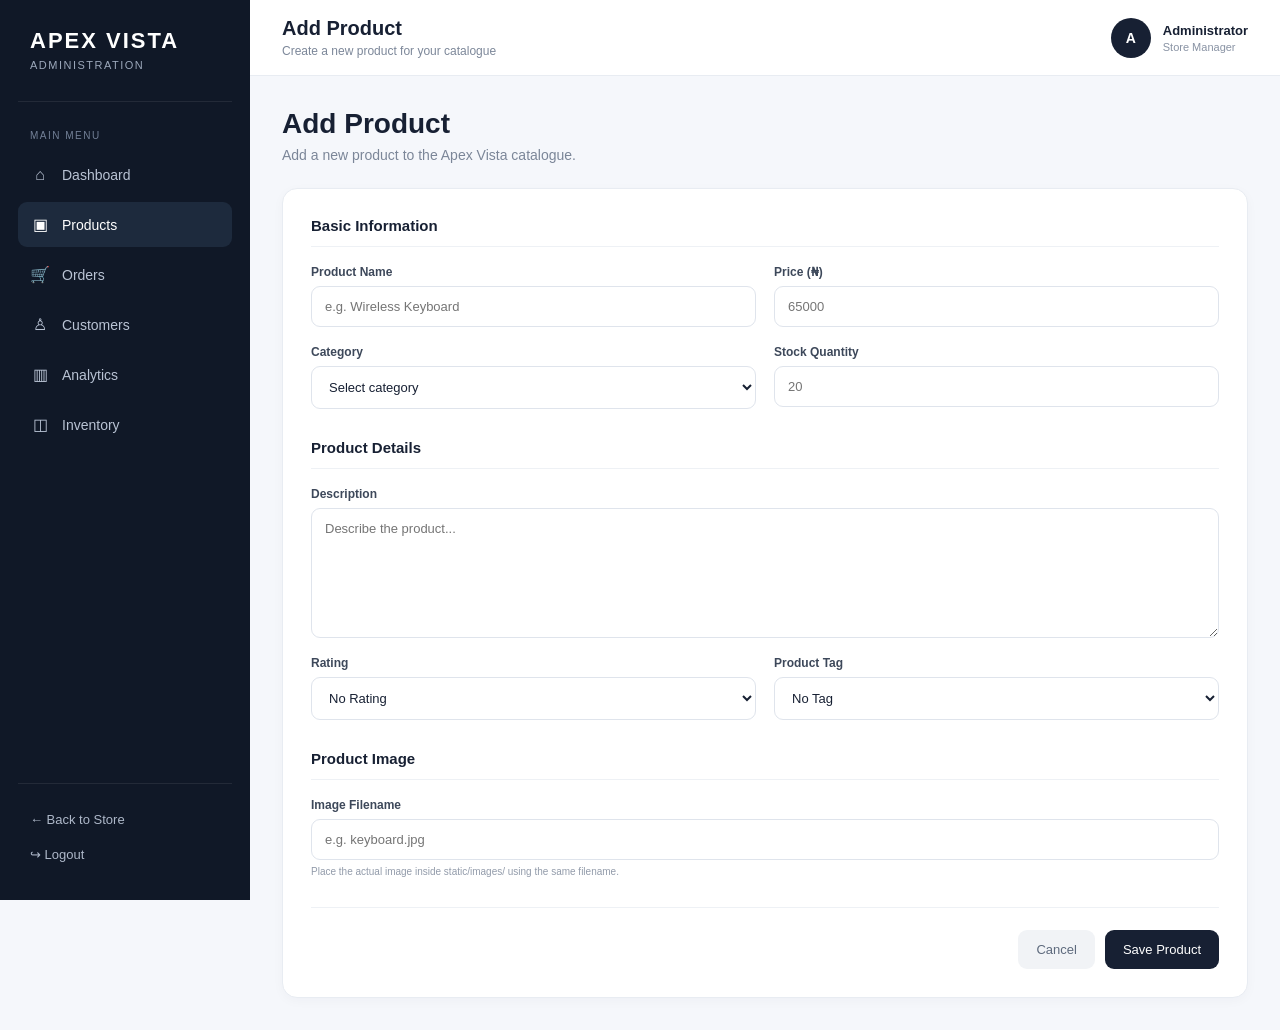
<file: templates/admin_add_product.html>
<!DOCTYPE html>
<html lang="en">
<head>
    <meta charset="UTF-8">
    <meta name="viewport" content="width=device-width, initial-scale=1.0">

    <title>Add Product | Apex Vista Admin</title>

    <style>
        * {
            margin: 0;
            padding: 0;
            box-sizing: border-box;
        }

        body {
            font-family: Arial, Helvetica, sans-serif;
            background: #f5f7fb;
            color: #172033;
        }

        .admin-layout {
            display: flex;
            min-height: 100vh;
        }

        /* SIDEBAR */

        .sidebar {
            width: 250px;
            background: #101827;
            color: white;
            padding: 28px 18px;
            position: fixed;
            left: 0;
            top: 0;
            bottom: 0;
            display: flex;
            flex-direction: column;
            z-index: 1000;
        }

        .brand {
            padding: 0 12px 30px;
            border-bottom: 1px solid rgba(255,255,255,0.08);
        }

        .brand h1 {
            font-size: 22px;
            letter-spacing: 2px;
        }

        .brand p {
            margin-top: 5px;
            font-size: 11px;
            color: #9ca8bb;
            letter-spacing: 1.5px;
        }

        .menu {
            margin-top: 28px;
        }

        .menu-title {
            font-size: 10px;
            color: #738097;
            text-transform: uppercase;
            letter-spacing: 1.5px;
            padding: 0 12px 12px;
        }

        .menu a {
            display: flex;
            align-items: center;
            gap: 12px;
            padding: 13px 12px;
            margin-bottom: 5px;
            color: #b9c3d4;
            text-decoration: none;
            border-radius: 9px;
            font-size: 14px;
            transition: 0.2s ease;
        }

        .menu a:hover,
        .menu a.active {
            background: #1d2a3d;
            color: white;
        }

        .menu-icon {
            width: 20px;
            text-align: center;
            font-size: 16px;
        }

        .sidebar-bottom {
            margin-top: auto;
            border-top: 1px solid rgba(255,255,255,0.08);
            padding-top: 18px;
        }

        .sidebar-bottom a {
            display: block;
            color: #aeb8c9;
            text-decoration: none;
            font-size: 13px;
            padding: 10px 12px;
        }

        /* MAIN */

        .main {
            margin-left: 250px;
            width: calc(100% - 250px);
            min-height: 100vh;
        }

        /* TOPBAR */

        .topbar {
            height: 76px;
            background: white;
            border-bottom: 1px solid #e8ecf2;
            display: flex;
            align-items: center;
            justify-content: space-between;
            padding: 0 32px;
        }

        .topbar-left h2 {
            font-size: 20px;
            font-weight: 600;
        }

        .topbar-left p {
            color: #7c8799;
            font-size: 12px;
            margin-top: 4px;
        }

        .admin-profile {
            display: flex;
            align-items: center;
            gap: 12px;
        }

        .profile-avatar {
            width: 40px;
            height: 40px;
            border-radius: 50%;
            background: #172033;
            color: white;
            display: flex;
            align-items: center;
            justify-content: center;
            font-weight: bold;
            font-size: 14px;
        }

        .profile-text strong {
            display: block;
            font-size: 13px;
        }

        .profile-text span {
            display: block;
            color: #8993a4;
            font-size: 11px;
            margin-top: 3px;
        }

        /* CONTENT */

        .content {
            padding: 32px;
            max-width: 1100px;
        }

        .page-heading {
            margin-bottom: 25px;
        }

        .page-heading h1 {
            font-size: 28px;
            font-weight: 600;
        }

        .page-heading p {
            color: #7b8698;
            font-size: 14px;
            margin-top: 7px;
        }

        /* FORM */

        .form-panel {
            background: white;
            border: 1px solid #e8ecf2;
            border-radius: 15px;
            padding: 28px;
            box-shadow: 0 3px 12px rgba(20, 30, 50, 0.03);
        }

        .form-section {
            margin-bottom: 30px;
        }

        .form-section:last-child {
            margin-bottom: 0;
        }

        .section-title {
            font-size: 15px;
            font-weight: 600;
            margin-bottom: 18px;
            padding-bottom: 12px;
            border-bottom: 1px solid #eef1f5;
        }

        .form-grid {
            display: grid;
            grid-template-columns: 1fr 1fr;
            gap: 18px;
        }

        .form-group {
            display: flex;
            flex-direction: column;
        }

        .form-group.full {
            grid-column: 1 / -1;
        }

        label {
            font-size: 12px;
            font-weight: 600;
            margin-bottom: 7px;
            color: #3d485a;
        }

        input,
        select,
        textarea {
            width: 100%;
            border: 1px solid #dfe4ec;
            border-radius: 9px;
            padding: 12px 13px;
            font-family: inherit;
            font-size: 13px;
            color: #172033;
            background: white;
            outline: none;
        }

        input:focus,
        select:focus,
        textarea:focus {
            border-color: #8f9bae;
        }

        textarea {
            min-height: 130px;
            resize: vertical;
        }

        .field-help {
            margin-top: 6px;
            color: #929baa;
            font-size: 10px;
        }

        /* ACTIONS */

        .form-actions {
            display: flex;
            align-items: center;
            justify-content: flex-end;
            gap: 10px;
            margin-top: 25px;
            padding-top: 22px;
            border-top: 1px solid #eef1f5;
        }

        .cancel-btn,
        .save-btn {
            border-radius: 9px;
            padding: 12px 18px;
            font-size: 13px;
            text-decoration: none;
            cursor: pointer;
        }

        .cancel-btn {
            color: #5e6a7d;
            background: #f1f3f6;
        }

        .save-btn {
            border: none;
            background: #172033;
            color: white;
        }

        .save-btn:hover {
            background: #243149;
        }

        /* MOBILE */

        @media (max-width: 900px) {

            .sidebar {
                width: 210px;
            }

            .main {
                margin-left: 210px;
                width: calc(100% - 210px);
            }
        }

        @media (max-width: 650px) {

            .admin-layout {
                display: block;
            }

            .sidebar {
                position: relative;
                width: 100%;
                height: auto;
                padding: 18px;
            }

            .brand {
                padding-bottom: 18px;
            }

            .menu {
                margin-top: 15px;
                white-space: nowrap;
                overflow-x: auto;
                padding-bottom: 3px;
            }

            .menu-title {
                display: none;
            }

            .menu a {
                display: inline-flex;
                width: auto;
                margin-right: 5px;
                padding: 9px 10px;
            }

            .sidebar-bottom {
                display: none;
            }

            .main {
                margin-left: 0;
                width: 100%;
            }

            .topbar {
                height: auto;
                padding: 18px;
            }

            .profile-text {
                display: none;
            }

            .content {
                padding: 18px;
            }

            .page-heading h1 {
                font-size: 24px;
            }

            .form-panel {
                padding: 20px;
            }

            .form-grid {
                grid-template-columns: 1fr;
            }

            .form-group.full {
                grid-column: auto;
            }

            .form-actions {
                flex-direction: column-reverse;
                align-items: stretch;
            }

            .cancel-btn,
            .save-btn {
                text-align: center;
                width: 100%;
            }
        }
    </style>
</head>

<body>

<div class="admin-layout">

    <!-- SIDEBAR -->

    <aside class="sidebar">

        <div class="brand">
            <h1>APEX VISTA</h1>
            <p>ADMINISTRATION</p>
        </div>

        <nav class="menu">

            <div class="menu-title">
                Main Menu
            </div>

            <a href="/admin">
                <span class="menu-icon">⌂</span>
                Dashboard
            </a>

            <a href="/admin/products" class="active">
                <span class="menu-icon">▣</span>
                Products
            </a>

            <a href="#">
                <span class="menu-icon">🛒</span>
                Orders
            </a>

            <a href="#">
                <span class="menu-icon">♙</span>
                Customers
            </a>

            <a href="#">
                <span class="menu-icon">▥</span>
                Analytics
            </a>

            <a href="#">
                <span class="menu-icon">◫</span>
                Inventory
            </a>

        </nav>

        <div class="sidebar-bottom">
            <a href="/">← Back to Store</a>
            <a href="/logout">↪ Logout</a>
        </div>

    </aside>


    <!-- MAIN -->

    <main class="main">

        <header class="topbar">

            <div class="topbar-left">
                <h2>Add Product</h2>
                <p>Create a new product for your catalogue</p>
            </div>

            <div class="admin-profile">

                <div class="profile-avatar">
                    A
                </div>

                <div class="profile-text">
                    <strong>Administrator</strong>
                    <span>Store Manager</span>
                </div>

            </div>

        </header>


        <section class="content">

            <div class="page-heading">

                <h1>Add Product</h1>

                <p>
                    Add a new product to the Apex Vista catalogue.
                </p>

            </div>


            <form
                class="form-panel"
                method="POST"
                action="/admin/products/add"
            >

                <!-- BASIC INFORMATION -->

                <div class="form-section">

                    <div class="section-title">
                        Basic Information
                    </div>

                    <div class="form-grid">

                        <div class="form-group">

                            <label for="name">
                                Product Name
                            </label>

                            <input
                                type="text"
                                id="name"
                                name="name"
                                placeholder="e.g. Wireless Keyboard"
                                required
                            >

                        </div>


                        <div class="form-group">

                            <label for="price">
                                Price (₦)
                            </label>

                            <input
                                type="number"
                                id="price"
                                name="price"
                                min="0"
                                step="0.01"
                                placeholder="65000"
                                required
                            >

                        </div>


                        <div class="form-group">

                            <label for="category">
                                Category
                            </label>

                            <select
                                id="category"
                                name="category"
                                required
                            >

                                <option value="">
                                    Select category
                                </option>

                                <option value="Electronics">
                                    Electronics
                                </option>

                                <option value="Footwear">
                                    Footwear
                                </option>

                                <option value="Fashion">
                                    Fashion
                                </option>

                                <option value="Accessories">
                                    Accessories
                                </option>

                                <option value="General">
                                    General
                                </option>

                            </select>

                        </div>


                        <div class="form-group">

                            <label for="stock">
                                Stock Quantity
                            </label>

                            <input
                                type="number"
                                id="stock"
                                name="stock"
                                min="0"
                                placeholder="20"
                                required
                            >

                        </div>

                    </div>

                </div>


                <!-- PRODUCT DETAILS -->

                <div class="form-section">

                    <div class="section-title">
                        Product Details
                    </div>

                    <div class="form-grid">

                        <div class="form-group full">

                            <label for="description">
                                Description
                            </label>

                            <textarea
                                id="description"
                                name="description"
                                placeholder="Describe the product..."
                            ></textarea>

                        </div>


                        <div class="form-group">

                            <label for="rating">
                                Rating
                            </label>

                            <select
                                id="rating"
                                name="rating"
                            >

                                <option value="0">
                                    No Rating
                                </option>

                                <option value="1">
                                    ★ 1
                                </option>

                                <option value="2">
                                    ★★ 2
                                </option>

                                <option value="3">
                                    ★★★ 3
                                </option>

                                <option value="4">
                                    ★★★★ 4
                                </option>

                                <option value="5">
                                    ★★★★★ 5
                                </option>

                            </select>

                        </div>


                        <div class="form-group">

                            <label for="tag">
                                Product Tag
                            </label>

                            <select
                                id="tag"
                                name="tag"
                            >

                                <option value="">
                                    No Tag
                                </option>

                                <option value="new">
                                    New
                                </option>

                                <option value="sale">
                                    Sale
                                </option>

                                <option value="hot">
                                    Hot
                                </option>

                            </select>

                        </div>

                    </div>

                </div>


                <!-- IMAGE -->

                <div class="form-section">

                    <div class="section-title">
                        Product Image
                    </div>

                    <div class="form-grid">

                        <div class="form-group full">

                            <label for="image">
                                Image Filename
                            </label>

                            <input
                                type="text"
                                id="image"
                                name="image"
                                placeholder="e.g. keyboard.jpg"
                            >

                            <span class="field-help">
                                Place the actual image inside
                                static/images/ using the same filename.
                            </span>

                        </div>

                    </div>

                </div>


                <!-- ACTIONS -->

                <div class="form-actions">

                    <a
                        href="/admin/products"
                        class="cancel-btn"
                    >
                        Cancel
                    </a>

                    <button
                        type="submit"
                        class="save-btn"
                    >
                        Save Product
                    </button>

                </div>

            </form>

        </section>

    </main>

</div>

</body>
</html>
</file>
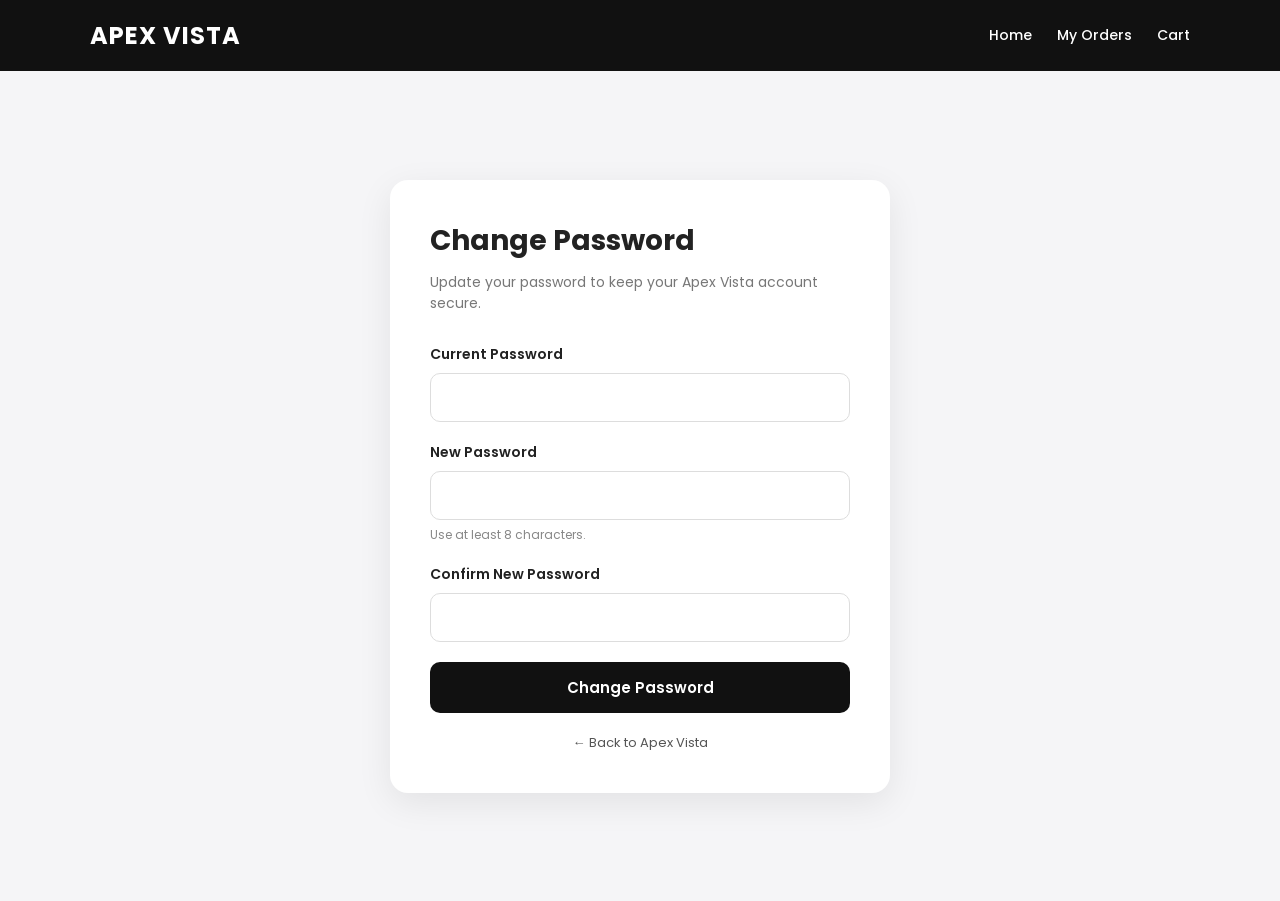
<file: templates/change_password.html>
<!DOCTYPE html>
<html lang="en">
<head>
    <meta charset="UTF-8">
    <meta name="viewport" content="width=device-width, initial-scale=1.0">

    <title>Change Password | Apex Vista</title>

    <link
        href="https://fonts.googleapis.com/css2?family=Poppins:wght@400;500;600;700&display=swap"
        rel="stylesheet"
    >

    <style>
        * {
            box-sizing: border-box;
        }

        body {
            margin: 0;
            font-family: 'Poppins', sans-serif;
            background: #f5f5f7;
            color: #222;
        }

        .navbar {
            background: #111;
            color: white;
            padding: 18px 7%;
            display: flex;
            align-items: center;
            justify-content: space-between;
        }

        .logo {
            font-size: 24px;
            font-weight: 700;
            letter-spacing: 1px;
        }

        .nav-links {
            display: flex;
            gap: 25px;
        }

        .nav-links a {
            color: white;
            text-decoration: none;
            font-size: 14px;
            font-weight: 500;
        }

        .nav-links a:hover {
            color: #d4af37;
        }

        .page {
            min-height: calc(100vh - 70px);
            display: flex;
            justify-content: center;
            align-items: center;
            padding: 50px 20px;
        }

        .password-card {
            width: 100%;
            max-width: 500px;
            background: white;
            padding: 40px;
            border-radius: 18px;
            box-shadow: 0 10px 35px rgba(0, 0, 0, 0.08);
        }

        .password-card h1 {
            margin: 0 0 10px;
            font-size: 28px;
        }

        .password-card p {
            margin: 0 0 30px;
            color: #777;
            font-size: 14px;
        }

        .form-group {
            margin-bottom: 20px;
        }

        .form-group label {
            display: block;
            margin-bottom: 8px;
            font-size: 14px;
            font-weight: 600;
        }

        .form-group input {
            width: 100%;
            padding: 13px 15px;
            border: 1px solid #ddd;
            border-radius: 10px;
            font-family: inherit;
            font-size: 14px;
            outline: none;
            transition: 0.2s;
        }

        .form-group input:focus {
            border-color: #111;
        }

        .password-hint {
            margin-top: 6px;
            font-size: 12px;
            color: #888;
        }

        .btn {
            width: 100%;
            border: none;
            background: #111;
            color: white;
            padding: 14px;
            border-radius: 10px;
            font-family: inherit;
            font-size: 15px;
            font-weight: 600;
            cursor: pointer;
            transition: 0.2s;
        }

        .btn:hover {
            background: #d4af37;
            color: #111;
        }

        .back-link {
            display: block;
            text-align: center;
            margin-top: 20px;
            color: #555;
            text-decoration: none;
            font-size: 13px;
        }

        .back-link:hover {
            color: #111;
        }

        @media (max-width: 600px) {
            .navbar {
                padding: 16px 5%;
            }

            .nav-links {
                gap: 12px;
            }

            .password-card {
                padding: 30px 22px;
            }
        }
    </style>
</head>

<body>

    <nav class="navbar">
        <div class="logo">APEX VISTA</div>

        <div class="nav-links">
            <a href="/">Home</a>
            <a href="/orders">My Orders</a>
            <a href="/cart">Cart</a>
        </div>
    </nav>

    <main class="page">
        <div class="password-card">

            <h1>Change Password</h1>

            <p>
                Update your password to keep your Apex Vista account secure.
            </p>

            <form method="POST">

                <div class="form-group">
                    <label for="current_password">
                        Current Password
                    </label>

                    <input
                        type="password"
                        id="current_password"
                        name="current_password"
                        required
                    >
                </div>

                <div class="form-group">
                    <label for="new_password">
                        New Password
                    </label>

                    <input
                        type="password"
                        id="new_password"
                        name="new_password"
                        minlength="8"
                        required
                    >

                    <div class="password-hint">
                        Use at least 8 characters.
                    </div>
                </div>

                <div class="form-group">
                    <label for="confirm_password">
                        Confirm New Password
                    </label>

                    <input
                        type="password"
                        id="confirm_password"
                        name="confirm_password"
                        minlength="8"
                        required
                    >
                </div>

                <button type="submit" class="btn">
                    Change Password
                </button>

            </form>

            <a href="/" class="back-link">
                ← Back to Apex Vista
            </a>

        </div>
    </main>

</body>
</html>
</file>
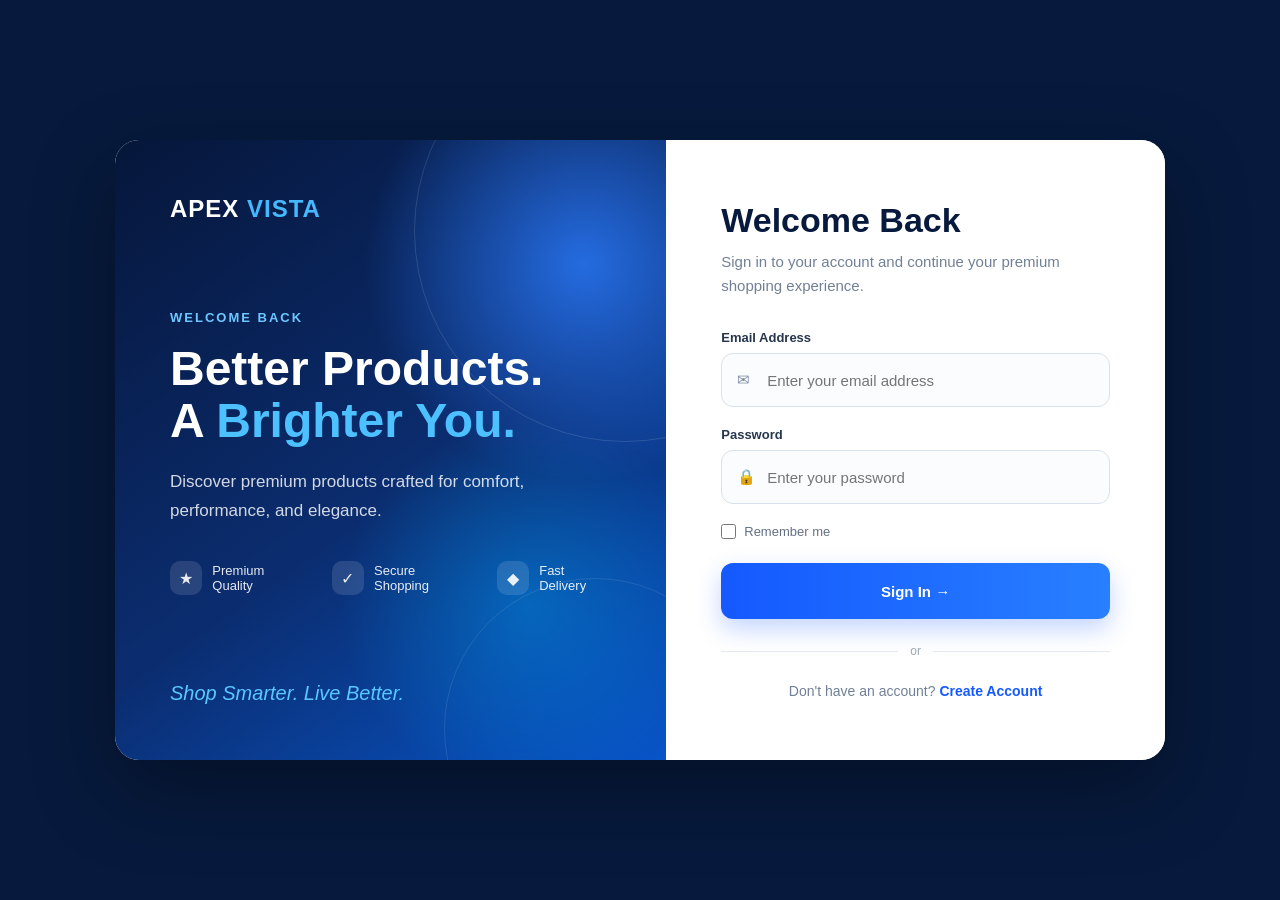
<file: templates/login.html>
<!DOCTYPE html>
<html lang="en">
<head>
    <meta charset="UTF-8">
    <meta name="viewport" content="width=device-width, initial-scale=1.0">

    <title>Sign In | Apex Vista</title>

    <style>
        * {
            box-sizing: border-box;
            margin: 0;
            padding: 0;
        }

        body {
            font-family: Arial, Helvetica, sans-serif;
            min-height: 100vh;
            background: #071a3d;
            display: flex;
            align-items: center;
            justify-content: center;
            padding: 30px;
        }

        /* =========================
           MAIN AUTH CONTAINER
           ========================= */

        .auth-container {
            width: 100%;
            max-width: 1050px;
            min-height: 620px;

            display: grid;
            grid-template-columns: 1.05fr 0.95fr;

            background: white;
            border-radius: 24px;
            overflow: hidden;

            box-shadow:
                0 30px 80px rgba(0, 0, 0, 0.35);
        }


        /* =========================
           LEFT PREMIUM BRAND PANEL
           ========================= */

        .brand-panel {
            position: relative;
            overflow: hidden;

            padding: 55px;

            background:
                radial-gradient(
                    circle at 85% 20%,
                    rgba(43, 124, 255, 0.8),
                    transparent 32%
                ),
                radial-gradient(
                    circle at 75% 75%,
                    rgba(0, 174, 255, 0.35),
                    transparent 30%
                ),
                linear-gradient(
                    145deg,
                    #06163a,
                    #0b2d70 55%,
                    #0755c9
                );

            color: white;

            display: flex;
            flex-direction: column;
            justify-content: space-between;
        }


        /* Decorative circles */

        .brand-panel::before {
            content: "";
            position: absolute;

            width: 420px;
            height: 420px;

            border: 1px solid rgba(255,255,255,0.12);
            border-radius: 50%;

            right: -170px;
            top: -120px;
        }

        .brand-panel::after {
            content: "";
            position: absolute;

            width: 300px;
            height: 300px;

            border: 1px solid rgba(255,255,255,0.10);
            border-radius: 50%;

            right: -80px;
            bottom: -120px;
        }


        /* =========================
           LOGO
           ========================= */

        .brand-logo {
            position: relative;
            z-index: 2;

            font-size: 24px;
            font-weight: 800;
            letter-spacing: 1px;
        }

        .brand-logo span {
            color: #45b9ff;
        }


        /* =========================
           BRAND MESSAGE
           ========================= */

        .brand-content {
            position: relative;
            z-index: 2;

            max-width: 480px;
        }

        .brand-label {
            font-size: 13px;
            font-weight: 700;
            letter-spacing: 2px;

            color: #6ec8ff;

            margin-bottom: 18px;
        }

        .brand-content h1 {
            font-size: 48px;
            line-height: 1.08;

            margin-bottom: 22px;
        }

        .brand-content h1 span {
            color: #4dc1ff;
        }

        .brand-content p {
            font-size: 17px;
            line-height: 1.7;

            color: rgba(255,255,255,0.82);

            max-width: 430px;
        }


        /* =========================
           BENEFITS
           ========================= */

        .benefits {
            position: relative;
            z-index: 2;

            display: flex;
            gap: 28px;

            margin-top: 35px;
        }

        .benefit {
            display: flex;
            align-items: center;
            gap: 10px;

            font-size: 13px;
            color: rgba(255,255,255,0.9);
        }

        .benefit-icon {
            width: 34px;
            height: 34px;

            border-radius: 10px;

            display: flex;
            align-items: center;
            justify-content: center;

            background: rgba(255,255,255,0.12);

            font-size: 16px;
        }


        /* =========================
           TAGLINE
           ========================= */

        .tagline {
            position: relative;
            z-index: 2;

            font-size: 20px;
            font-style: italic;

            color: #5bc7ff;
        }


        /* =========================
           RIGHT FORM PANEL
           ========================= */

        .form-panel {
            background: #ffffff;

            display: flex;
            align-items: center;
            justify-content: center;

            padding: 55px;
        }

        .form-wrapper {
            width: 100%;
            max-width: 430px;
        }


        /* =========================
           FORM HEADER
           ========================= */

        .form-header {
            margin-bottom: 32px;
        }

        .form-header h2 {
            font-size: 34px;
            color: #071a3d;

            margin-bottom: 10px;
        }

        .form-header p {
            color: #718096;
            font-size: 15px;
            line-height: 1.6;
        }


        /* =========================
           FORM FIELDS
           ========================= */

        .form-group {
            margin-bottom: 20px;
        }

        .form-group label {
            display: block;

            font-size: 13px;
            font-weight: 700;

            color: #26364d;

            margin-bottom: 8px;
        }

        .input-wrapper {
            position: relative;
        }

        .input-icon {
            position: absolute;

            left: 16px;
            top: 50%;

            transform: translateY(-50%);

            color: #7c8ba1;

            font-size: 15px;
        }

        .form-group input {
            width: 100%;

            height: 54px;

            border: 1px solid #d9e1ec;
            border-radius: 12px;

            padding: 0 16px 0 45px;

            font-size: 15px;
            color: #172b4d;

            outline: none;

            background: #fbfcfe;

            transition: all 0.2s ease;
        }

        .form-group input:focus {
            border-color: #2376ff;

            background: white;

            box-shadow:
                0 0 0 4px rgba(35,118,255,0.10);
        }


        /* =========================
           REMEMBER
           ========================= */

        .form-options {
            display: flex;
            align-items: center;
            justify-content: space-between;

            margin: 5px 0 24px;
        }

        .remember {
            display: flex;
            align-items: center;
            gap: 8px;

            font-size: 13px;
            color: #637083;
        }

        .remember input {
            width: 15px;
            height: 15px;
            accent-color: #2376ff;
        }


        /* =========================
           SIGN IN BUTTON
           ========================= */

        .submit-btn {
            width: 100%;
            height: 56px;

            border: none;
            border-radius: 12px;

            background:
                linear-gradient(
                    90deg,
                    #1559ff,
                    #287fff
                );

            color: white;

            font-size: 15px;
            font-weight: 700;

            cursor: pointer;

            box-shadow:
                0 10px 25px rgba(21,89,255,0.25);

            transition: transform 0.2s ease,
                        box-shadow 0.2s ease;
        }

        .submit-btn:hover {
            transform: translateY(-2px);

            box-shadow:
                0 14px 30px rgba(21,89,255,0.32);
        }


        /* =========================
           DIVIDER
           ========================= */

        .divider {
            display: flex;
            align-items: center;
            gap: 12px;

            margin: 25px 0;

            color: #9aa6b5;

            font-size: 12px;
        }

        .divider::before,
        .divider::after {
            content: "";

            flex: 1;

            height: 1px;

            background: #e4e9f0;
        }


        /* =========================
           REGISTER LINK
           ========================= */

        .account-link {
            text-align: center;

            color: #718096;

            font-size: 14px;

            margin-top: 24px;
        }

        .account-link a {
            color: #1559ff;

            font-weight: 700;

            text-decoration: none;
        }

        .account-link a:hover {
            text-decoration: underline;
        }


        /* =========================
           MOBILE
           ========================= */

        @media (max-width: 800px) {

            body {
                padding: 18px;
                align-items: center;
            }

            .auth-container {
                max-width: 520px;

                min-height: auto;

                display: block;

                border-radius: 20px;
            }

            .brand-panel {
                min-height: 270px;

                padding: 28px 25px 30px;

                justify-content: flex-start;
            }

            .brand-logo {
                font-size: 20px;
            }

            .brand-content {
                margin-top: 35px;
            }

            .brand-label {
                font-size: 10px;
                margin-bottom: 10px;
            }

            .brand-content h1 {
                font-size: 30px;

                margin-bottom: 10px;
            }

            .brand-content p {
                font-size: 13px;

                line-height: 1.5;

                max-width: 330px;
            }

            .benefits {
                display: none;
            }

            .tagline {
                display: none;
            }

            .form-panel {
                padding: 30px 24px 32px;
            }

            .form-wrapper {
                max-width: none;
            }

            .form-header {
                margin-bottom: 25px;
            }

            .form-header h2 {
                font-size: 27px;
            }

            .form-header p {
                font-size: 14px;
            }

            .form-group {
                margin-bottom: 17px;
            }

            .form-group input {
                height: 54px;

                font-size: 15px;
            }

            .submit-btn {
                height: 55px;
            }
        }


        /* =========================
           SMALL PHONES
           ========================= */

        @media (max-width: 380px) {

            body {
                padding: 10px;
            }

            .auth-container {
                border-radius: 16px;
            }

            .brand-panel {
                min-height: 235px;

                padding: 22px 20px 25px;
            }

            .brand-logo {
                font-size: 18px;
            }

            .brand-content {
                margin-top: 28px;
            }

            .brand-content h1 {
                font-size: 26px;
            }

            .brand-content p {
                font-size: 12px;
            }

            .form-panel {
                padding: 25px 19px 28px;
            }

            .form-header h2 {
                font-size: 25px;
            }

            .form-header p {
                font-size: 13px;
            }

            .form-group input {
                height: 52px;
            }

            .submit-btn {
                height: 53px;
            }
        }
    </style>
</head>

<body>

    <main class="auth-container">

        <!-- =========================
             PREMIUM BRAND PANEL
             ========================= -->

        <section class="brand-panel">

            <div class="brand-logo">
                APEX <span>VISTA</span>
            </div>


            <div class="brand-content">

                <div class="brand-label">
                    WELCOME BACK
                </div>

                <h1>
                    Better Products.<br>
                    A <span>Brighter You.</span>
                </h1>

                <p>
                    Discover premium products crafted for
                    comfort, performance, and elegance.
                </p>


                <div class="benefits">

                    <div class="benefit">
                        <div class="benefit-icon">★</div>
                        <span>Premium Quality</span>
                    </div>

                    <div class="benefit">
                        <div class="benefit-icon">✓</div>
                        <span>Secure Shopping</span>
                    </div>

                    <div class="benefit">
                        <div class="benefit-icon">◆</div>
                        <span>Fast Delivery</span>
                    </div>

                </div>

            </div>


            <div class="tagline">
                Shop Smarter. Live Better.
            </div>

        </section>


        <!-- =========================
             LOGIN FORM
             ========================= -->

        <section class="form-panel">

            <div class="form-wrapper">

                <div class="form-header">

                    <h2>Welcome Back</h2>

                    <p>
                        Sign in to your account and continue
                        your premium shopping experience.
                    </p>

                </div>


                <form method="POST">

                    <!-- EMAIL -->

                    <div class="form-group">

                        <label for="email">
                            Email Address
                        </label>

                        <div class="input-wrapper">

                            <span class="input-icon">✉</span>

                            <input
                                type="email"
                                id="email"
                                name="email"
                                placeholder="Enter your email address"
                                required
                                autocomplete="email"
                            >

                        </div>

                    </div>


                    <!-- PASSWORD -->

                    <div class="form-group">

                        <label for="password">
                            Password
                        </label>

                        <div class="input-wrapper">

                            <span class="input-icon">🔒</span>

                            <input
                                type="password"
                                id="password"
                                name="password"
                                placeholder="Enter your password"
                                required
                                autocomplete="current-password"
                            >

                        </div>

                    </div>


                    <!-- REMEMBER -->

                    <div class="form-options">

                        <label class="remember">

                            <input
                                type="checkbox"
                                name="remember"
                            >

                            <span>Remember me</span>

                        </label>

                    </div>


                    <!-- BUTTON -->

                    <button
                        type="submit"
                        class="submit-btn"
                    >
                        Sign In →
                    </button>

                </form>


                <!-- DIVIDER -->

                <div class="divider">
                    <span>or</span>
                </div>


                <!-- REGISTER -->

                <div class="account-link">

                    Don't have an account?

                    <a href="/register">
                        Create Account
                    </a>

                </div>

            </div>

        </section>

    </main>

</body>
</html>
</file>
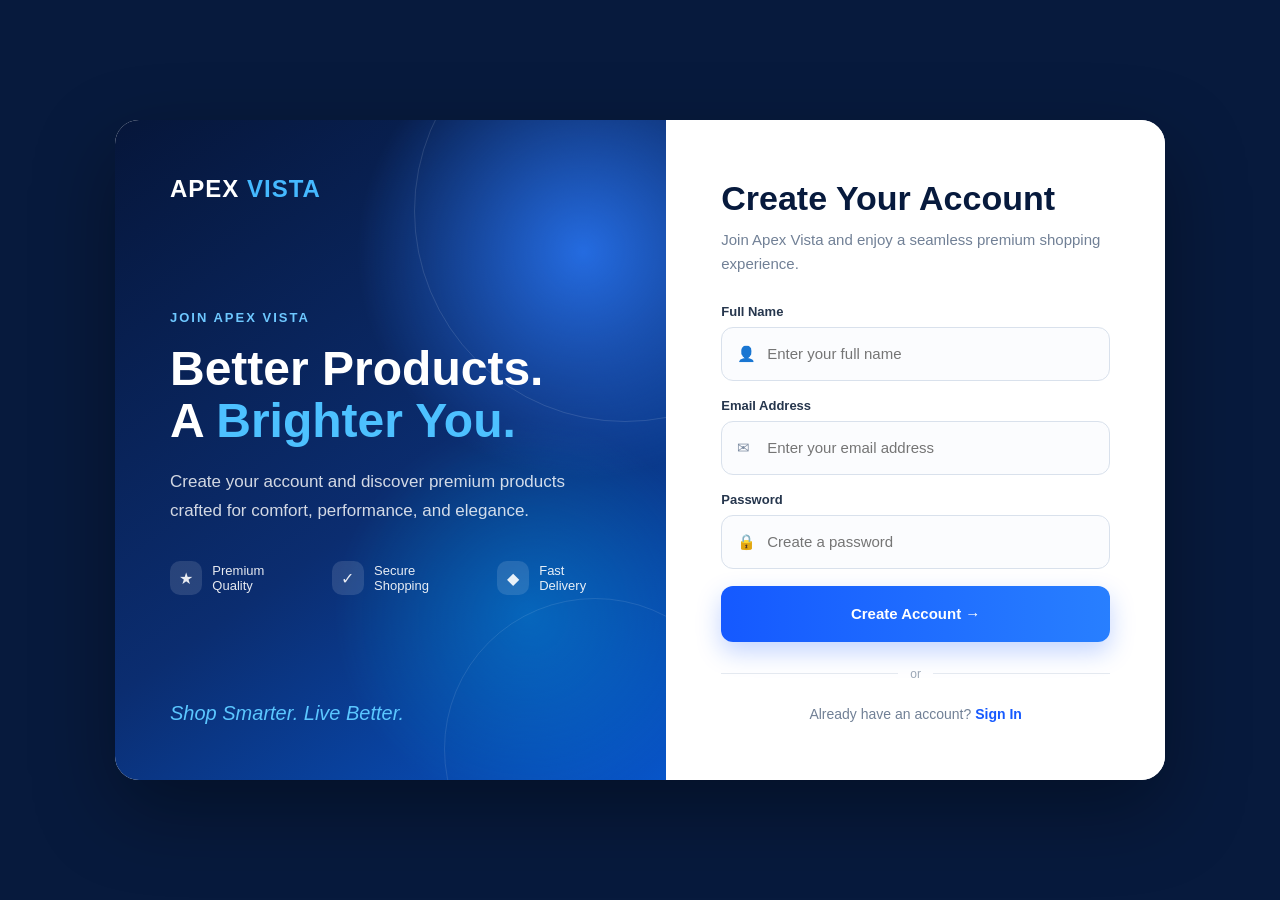
<file: templates/register.html>
<!DOCTYPE html>
<html lang="en">
<head>
    <meta charset="UTF-8">
    <meta name="viewport" content="width=device-width, initial-scale=1.0">

    <title>Create Account | Apex Vista</title>

    <style>
        * {
            box-sizing: border-box;
            margin: 0;
            padding: 0;
        }

        body {
            font-family: Arial, Helvetica, sans-serif;
            min-height: 100vh;
            background: #071a3d;

            display: flex;
            align-items: center;
            justify-content: center;

            padding: 30px;
        }


        /* =========================
           MAIN CONTAINER
           ========================= */

        .auth-container {
            width: 100%;
            max-width: 1050px;
            min-height: 660px;

            display: grid;
            grid-template-columns: 1.05fr 0.95fr;

            background: white;

            border-radius: 24px;
            overflow: hidden;

            box-shadow:
                0 30px 80px rgba(0, 0, 0, 0.35);
        }


        /* =========================
           PREMIUM BRAND PANEL
           ========================= */

        .brand-panel {
            position: relative;
            overflow: hidden;

            padding: 55px;

            background:
                radial-gradient(
                    circle at 85% 20%,
                    rgba(43, 124, 255, 0.8),
                    transparent 32%
                ),
                radial-gradient(
                    circle at 75% 75%,
                    rgba(0, 174, 255, 0.35),
                    transparent 30%
                ),
                linear-gradient(
                    145deg,
                    #06163a,
                    #0b2d70 55%,
                    #0755c9
                );

            color: white;

            display: flex;
            flex-direction: column;
            justify-content: space-between;
        }


        /* Decorative circles */

        .brand-panel::before {
            content: "";

            position: absolute;

            width: 420px;
            height: 420px;

            border: 1px solid rgba(255,255,255,0.12);

            border-radius: 50%;

            right: -170px;
            top: -120px;
        }

        .brand-panel::after {
            content: "";

            position: absolute;

            width: 300px;
            height: 300px;

            border: 1px solid rgba(255,255,255,0.10);

            border-radius: 50%;

            right: -80px;
            bottom: -120px;
        }


        /* =========================
           LOGO
           ========================= */

        .brand-logo {
            position: relative;
            z-index: 2;

            font-size: 24px;
            font-weight: 800;

            letter-spacing: 1px;
        }

        .brand-logo span {
            color: #45b9ff;
        }


        /* =========================
           BRAND CONTENT
           ========================= */

        .brand-content {
            position: relative;
            z-index: 2;

            max-width: 480px;
        }

        .brand-label {
            font-size: 13px;

            font-weight: 700;

            letter-spacing: 2px;

            color: #6ec8ff;

            margin-bottom: 18px;
        }

        .brand-content h1 {
            font-size: 48px;

            line-height: 1.08;

            margin-bottom: 22px;
        }

        .brand-content h1 span {
            color: #4dc1ff;
        }

        .brand-content p {
            font-size: 17px;

            line-height: 1.7;

            color: rgba(255,255,255,0.82);

            max-width: 430px;
        }


        /* =========================
           BENEFITS
           ========================= */

        .benefits {
            position: relative;
            z-index: 2;

            display: flex;

            gap: 28px;

            margin-top: 35px;
        }

        .benefit {
            display: flex;

            align-items: center;

            gap: 10px;

            font-size: 13px;

            color: rgba(255,255,255,0.9);
        }

        .benefit-icon {
            width: 34px;
            height: 34px;

            border-radius: 10px;

            display: flex;

            align-items: center;
            justify-content: center;

            background: rgba(255,255,255,0.12);

            font-size: 16px;
        }


        /* =========================
           TAGLINE
           ========================= */

        .tagline {
            position: relative;

            z-index: 2;

            font-size: 20px;

            font-style: italic;

            color: #5bc7ff;
        }


        /* =========================
           FORM PANEL
           ========================= */

        .form-panel {
            background: #ffffff;

            display: flex;

            align-items: center;
            justify-content: center;

            padding: 55px;
        }

        .form-wrapper {
            width: 100%;

            max-width: 430px;
        }


        /* =========================
           FORM HEADER
           ========================= */

        .form-header {
            margin-bottom: 28px;
        }

        .form-header h2 {
            font-size: 34px;

            color: #071a3d;

            margin-bottom: 10px;
        }

        .form-header p {
            color: #718096;

            font-size: 15px;

            line-height: 1.6;
        }


        /* =========================
           FORM GROUP
           ========================= */

        .form-group {
            margin-bottom: 17px;
        }

        .form-group label {
            display: block;

            font-size: 13px;

            font-weight: 700;

            color: #26364d;

            margin-bottom: 8px;
        }


        /* =========================
           INPUT
           ========================= */

        .input-wrapper {
            position: relative;
        }

        .input-icon {
            position: absolute;

            left: 16px;

            top: 50%;

            transform: translateY(-50%);

            color: #7c8ba1;

            font-size: 15px;
        }

        .form-group input {
            width: 100%;

            height: 54px;

            border: 1px solid #d9e1ec;

            border-radius: 12px;

            padding: 0 16px 0 45px;

            font-size: 15px;

            color: #172b4d;

            outline: none;

            background: #fbfcfe;

            transition: all 0.2s ease;
        }

        .form-group input:focus {
            border-color: #2376ff;

            background: white;

            box-shadow:
                0 0 0 4px rgba(35,118,255,0.10);
        }


        /* =========================
           CREATE ACCOUNT BUTTON
           ========================= */

        .submit-btn {
            width: 100%;

            height: 56px;

            border: none;

            border-radius: 12px;

            background:
                linear-gradient(
                    90deg,
                    #1559ff,
                    #287fff
                );

            color: white;

            font-size: 15px;

            font-weight: 700;

            cursor: pointer;

            box-shadow:
                0 10px 25px rgba(21,89,255,0.25);

            transition:
                transform 0.2s ease,
                box-shadow 0.2s ease;
        }

        .submit-btn:hover {
            transform: translateY(-2px);

            box-shadow:
                0 14px 30px rgba(21,89,255,0.32);
        }


        /* =========================
           DIVIDER
           ========================= */

        .divider {
            display: flex;

            align-items: center;

            gap: 12px;

            margin: 25px 0;

            color: #9aa6b5;

            font-size: 12px;
        }

        .divider::before,
        .divider::after {
            content: "";

            flex: 1;

            height: 1px;

            background: #e4e9f0;
        }


        /* =========================
           LOGIN LINK
           ========================= */

        .account-link {
            text-align: center;

            color: #718096;

            font-size: 14px;

            margin-top: 22px;
        }

        .account-link a {
            color: #1559ff;

            font-weight: 700;

            text-decoration: none;
        }

        .account-link a:hover {
            text-decoration: underline;
        }


        /* =========================
           MOBILE
           ========================= */

        @media (max-width: 800px) {

            body {
                padding: 18px;

                align-items: center;
            }

            .auth-container {
                max-width: 520px;

                min-height: auto;

                display: block;

                border-radius: 20px;
            }

            .brand-panel {
                min-height: 270px;

                padding: 28px 25px 30px;

                justify-content: flex-start;
            }

            .brand-logo {
                font-size: 20px;
            }

            .brand-content {
                margin-top: 35px;
            }

            .brand-label {
                font-size: 10px;

                margin-bottom: 10px;
            }

            .brand-content h1 {
                font-size: 30px;

                margin-bottom: 10px;
            }

            .brand-content p {
                font-size: 13px;

                line-height: 1.5;

                max-width: 330px;
            }

            .benefits {
                display: none;
            }

            .tagline {
                display: none;
            }

            .form-panel {
                padding: 30px 24px 32px;
            }

            .form-wrapper {
                max-width: none;
            }

            .form-header {
                margin-bottom: 25px;
            }

            .form-header h2 {
                font-size: 27px;
            }

            .form-header p {
                font-size: 14px;
            }

            .form-group {
                margin-bottom: 16px;
            }

            .form-group input {
                height: 54px;

                font-size: 15px;
            }

            .submit-btn {
                height: 55px;
            }
        }


        /* =========================
           SMALL PHONES
           ========================= */

        @media (max-width: 380px) {

            body {
                padding: 10px;
            }

            .auth-container {
                border-radius: 16px;
            }

            .brand-panel {
                min-height: 235px;

                padding: 22px 20px 25px;
            }

            .brand-logo {
                font-size: 18px;
            }

            .brand-content {
                margin-top: 28px;
            }

            .brand-content h1 {
                font-size: 26px;
            }

            .brand-content p {
                font-size: 12px;
            }

            .form-panel {
                padding: 25px 19px 28px;
            }

            .form-header h2 {
                font-size: 25px;
            }

            .form-header p {
                font-size: 13px;
            }

            .form-group input {
                height: 52px;
            }

            .submit-btn {
                height: 53px;
            }
        }
    </style>
</head>

<body>

    <main class="auth-container">

        <!-- =========================
             PREMIUM BRAND PANEL
             ========================= -->

        <section class="brand-panel">

            <div class="brand-logo">
                APEX <span>VISTA</span>
            </div>


            <div class="brand-content">

                <div class="brand-label">
                    JOIN APEX VISTA
                </div>

                <h1>
                    Better Products.<br>
                    A <span>Brighter You.</span>
                </h1>

                <p>
                    Create your account and discover premium
                    products crafted for comfort, performance,
                    and elegance.
                </p>


                <div class="benefits">

                    <div class="benefit">
                        <div class="benefit-icon">★</div>
                        <span>Premium Quality</span>
                    </div>

                    <div class="benefit">
                        <div class="benefit-icon">✓</div>
                        <span>Secure Shopping</span>
                    </div>

                    <div class="benefit">
                        <div class="benefit-icon">◆</div>
                        <span>Fast Delivery</span>
                    </div>

                </div>

            </div>


            <div class="tagline">
                Shop Smarter. Live Better.
            </div>

        </section>


        <!-- =========================
             REGISTER FORM
             ========================= -->

        <section class="form-panel">

            <div class="form-wrapper">

                <div class="form-header">

                    <h2>Create Your Account</h2>

                    <p>
                        Join Apex Vista and enjoy a seamless
                        premium shopping experience.
                    </p>

                </div>


                <form method="POST">

                    <!-- FULL NAME -->

                    <div class="form-group">

                        <label for="name">
                            Full Name
                        </label>

                        <div class="input-wrapper">

                            <span class="input-icon">👤</span>

                            <input
                                type="text"
                                id="name"
                                name="name"
                                placeholder="Enter your full name"
                                required
                                autocomplete="name"
                            >

                        </div>

                    </div>


                    <!-- EMAIL -->

                    <div class="form-group">

                        <label for="email">
                            Email Address
                        </label>

                        <div class="input-wrapper">

                            <span class="input-icon">✉</span>

                            <input
                                type="email"
                                id="email"
                                name="email"
                                placeholder="Enter your email address"
                                required
                                autocomplete="email"
                            >

                        </div>

                    </div>


                    <!-- PASSWORD -->

                    <div class="form-group">

                        <label for="password">
                            Password
                        </label>

                        <div class="input-wrapper">

                            <span class="input-icon">🔒</span>

                            <input
                                type="password"
                                id="password"
                                name="password"
                                placeholder="Create a password"
                                required
                                autocomplete="new-password"
                            >

                        </div>

                    </div>


                    <!-- BUTTON -->

                    <button
                        type="submit"
                        class="submit-btn"
                    >
                        Create Account →
                    </button>

                </form>


                <!-- DIVIDER -->

                <div class="divider">
                    <span>or</span>
                </div>


                <!-- LOGIN -->

                <div class="account-link">

                    Already have an account?

                    <a href="/login">
                        Sign In
                    </a>

                </div>

            </div>

        </section>

    </main>

</body>
</html>
</file>
